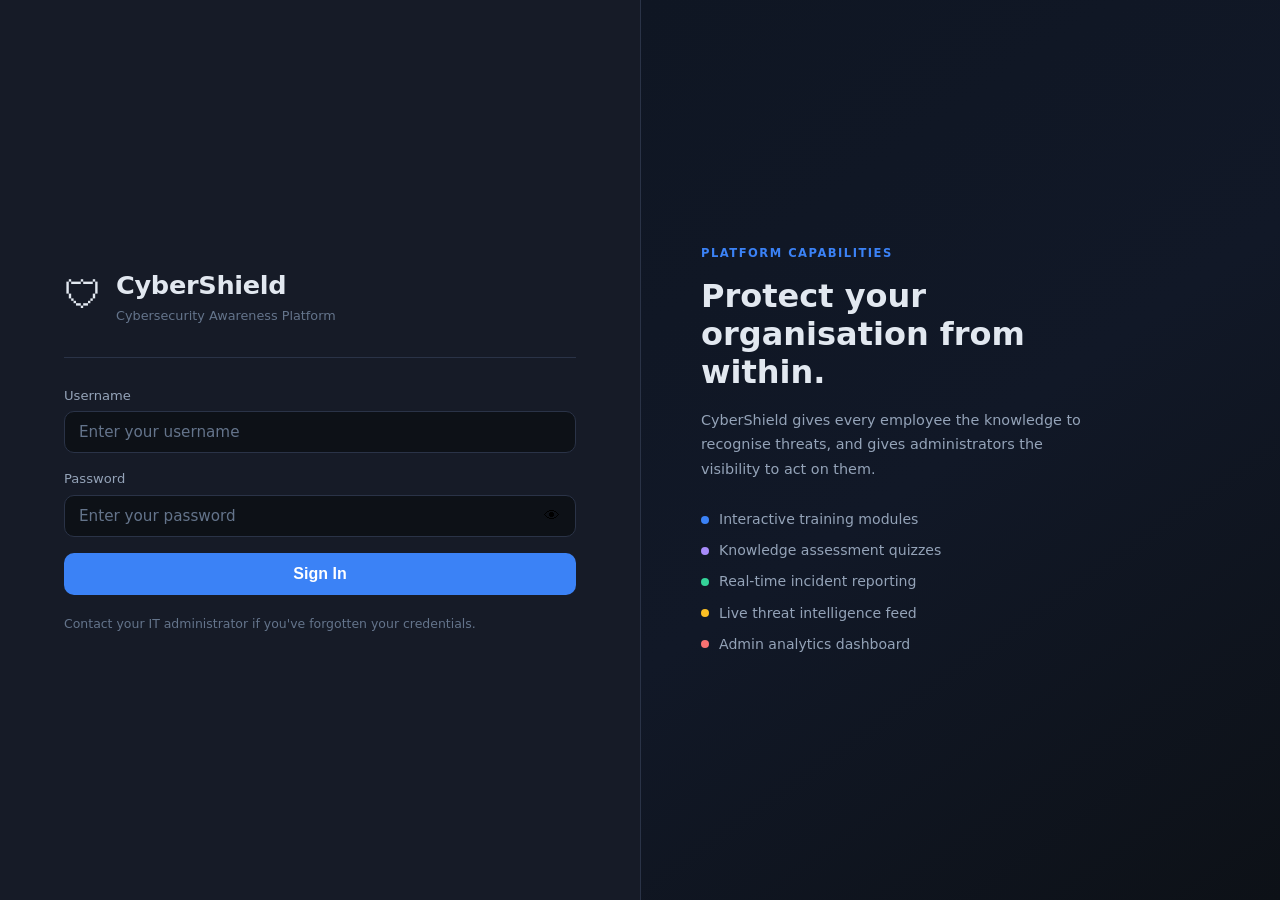
<file: templates/login.html>
<!DOCTYPE html>
<html lang="en">
<head>
<meta charset="UTF-8">
<meta name="viewport" content="width=device-width, initial-scale=1.0">
<title>CyberShield — Sign In</title>
<link rel="stylesheet" href="/static/style.css">
</head>
<body class="login-body">

<div class="login-wrap">
  <div class="login-card">

    <div class="login-brand">
      <div class="brand-icon">🛡</div>
      <div>
        <div class="brand-name">CyberShield</div>
        <div class="brand-sub">Cybersecurity Awareness Platform</div>
      </div>
    </div>

    <div class="login-divider"></div>

    <form id="loginForm" autocomplete="off">
      <div class="field-group">
        <label class="field-label" for="username">Username</label>
        <input class="field-input" type="text" id="username" name="username"
               placeholder="Enter your username" autocomplete="username" required>
      </div>
      <div class="field-group">
        <label class="field-label" for="password">Password</label>
        <div class="pwd-wrap">
          <input class="field-input" type="password" id="password" name="password"
                 placeholder="Enter your password" autocomplete="current-password" required>
          <button type="button" class="pwd-toggle" onclick="togglePwd()" aria-label="Show password">
            <span id="eyeIcon">👁</span>
          </button>
        </div>
      </div>

      <div class="login-error" id="loginErr" style="display:none"></div>

      <button class="btn-signin" type="submit" id="signinBtn">
        <span id="signinLabel">Sign In</span>
        <span id="signinSpinner" style="display:none">Signing in…</span>
      </button>
    </form>

    <div class="login-footer">
      Contact your IT administrator if you've forgotten your credentials.
    </div>
  </div>

  <div class="login-aside">
    <div class="aside-inner">
      <div class="aside-tag">Platform Capabilities</div>
      <h2 class="aside-headline">Protect your organisation from within.</h2>
      <p class="aside-body">CyberShield gives every employee the knowledge to recognise threats, and gives administrators the visibility to act on them.</p>
      <div class="feature-list">
        <div class="feature-item"><span class="fi-dot fi-blue"></span>Interactive training modules</div>
        <div class="feature-item"><span class="fi-dot fi-purple"></span>Knowledge assessment quizzes</div>
        <div class="feature-item"><span class="fi-dot fi-green"></span>Real-time incident reporting</div>
        <div class="feature-item"><span class="fi-dot fi-amber"></span>Live threat intelligence feed</div>
        <div class="feature-item"><span class="fi-dot fi-red"></span>Admin analytics dashboard</div>
      </div>
    </div>
  </div>
</div>

<script>
document.getElementById('loginForm').addEventListener('submit', async function(e) {
  e.preventDefault();
  const btn = document.getElementById('signinBtn');
  document.getElementById('signinLabel').style.display = 'none';
  document.getElementById('signinSpinner').style.display = 'inline';
  document.getElementById('loginErr').style.display = 'none';
  btn.disabled = true;

  try {
    const res = await fetch('/api/login', {
      method: 'POST',
      headers: { 'Content-Type': 'application/json' },
      body: JSON.stringify({
        username: document.getElementById('username').value.trim(),
        password: document.getElementById('password').value
      })
    });
    const data = await res.json();
    if (data.ok) {
      window.location.href = '/dashboard';
    } else {
      showErr(data.error || 'Invalid credentials.');
    }
  } catch {
    showErr('Connection error. Please try again.');
  }
});

function showErr(msg) {
  const el = document.getElementById('loginErr');
  el.textContent = msg;
  el.style.display = 'block';
  document.getElementById('signinLabel').style.display = 'inline';
  document.getElementById('signinSpinner').style.display = 'none';
  document.getElementById('signinBtn').disabled = false;
}

function togglePwd() {
  const inp = document.getElementById('password');
  const icon = document.getElementById('eyeIcon');
  if (inp.type === 'password') { inp.type = 'text'; icon.textContent = '🙈'; }
  else { inp.type = 'password'; icon.textContent = '👁'; }
}
</script>
</body>
</html>
</file>
<file: static/style.css>
/* ─── RESET & BASE ──────────────────────────────────────────────── */
*, *::before, *::after { box-sizing: border-box; margin: 0; padding: 0; }

:root {
  --bg:       #0d1117;
  --surface:  #161b27;
  --card:     #1c2333;
  --border:   #2a3347;
  --border2:  #1e2a40;
  --txt:      #e2e8f0;
  --txt2:     #94a3b8;
  --txt3:     #64748b;
  --blue:     #3b82f6;
  --blue2:    #2563eb;
  --blue-dim: #3b82f615;
  --green:    #34d399;
  --red:      #f87171;
  --amber:    #fbbf24;
  --purple:   #a78bfa;
  --radius:   10px;
  --radius2:  14px;
}

body {
  font-family: 'Segoe UI', system-ui, -apple-system, sans-serif;
  background: var(--bg);
  color: var(--txt);
  min-height: 100vh;
  line-height: 1.5;
}

/* ─── LOGIN ─────────────────────────────────────────────────────── */
.login-body { display: flex; align-items: stretch; min-height: 100vh; }

.login-wrap {
  display: grid;
  grid-template-columns: 1fr 1fr;
  width: 100%;
}

.login-card {
  display: flex;
  flex-direction: column;
  justify-content: center;
  padding: 60px 64px;
  background: var(--surface);
}

.login-brand {
  display: flex;
  align-items: center;
  gap: 14px;
  margin-bottom: 32px;
}

.brand-icon { font-size: 2.4rem; line-height: 1; }
.brand-name { font-size: 1.6rem; font-weight: 700; color: var(--txt); letter-spacing: -.3px; }
.brand-sub  { font-size: .8rem; color: var(--txt3); margin-top: 1px; }

.login-divider {
  width: 100%;
  height: 1px;
  background: var(--border);
  margin-bottom: 28px;
}

.field-group { margin-bottom: 16px; }
.field-label { display: block; font-size: .82rem; color: var(--txt2); margin-bottom: 6px; font-weight: 500; }

.field-input {
  width: 100%;
  padding: 11px 14px;
  background: var(--bg);
  border: 1px solid var(--border);
  border-radius: var(--radius);
  color: var(--txt);
  font-size: .95rem;
  outline: none;
  font-family: inherit;
  transition: border-color .15s;
}
.field-input:focus { border-color: var(--blue); }
.field-input::placeholder { color: var(--txt3); }
textarea.field-input { line-height: 1.5; }
select.field-input { cursor: pointer; }

.pwd-wrap { position: relative; }
.pwd-wrap .field-input { padding-right: 44px; }
.pwd-toggle {
  position: absolute; right: 12px; top: 50%; transform: translateY(-50%);
  background: none; border: none; cursor: pointer; font-size: 1rem; padding: 4px;
}

.login-error {
  background: #f8717115;
  border: 1px solid #f8717144;
  border-radius: 8px;
  padding: 10px 14px;
  font-size: .85rem;
  color: var(--red);
  margin-bottom: 14px;
}

.btn-signin {
  width: 100%;
  padding: 12px;
  background: var(--blue);
  border: none;
  border-radius: var(--radius);
  color: #fff;
  font-size: 1rem;
  font-weight: 600;
  cursor: pointer;
  transition: background .15s;
}
.btn-signin:hover  { background: var(--blue2); }
.btn-signin:disabled { opacity: .6; cursor: not-allowed; }

.login-footer { font-size: .78rem; color: var(--txt3); margin-top: 20px; }

/* Aside panel */
.login-aside {
  background: linear-gradient(145deg, #0f1623 0%, #111827 50%, #0d1117 100%);
  border-left: 1px solid var(--border);
  display: flex;
  align-items: center;
  padding: 60px;
}
.aside-inner { max-width: 400px; }
.aside-tag { font-size: .72rem; font-weight: 700; letter-spacing: 1.5px; text-transform: uppercase; color: var(--blue); margin-bottom: 14px; }
.aside-headline { font-size: 2rem; font-weight: 700; line-height: 1.2; margin-bottom: 16px; color: var(--txt); }
.aside-body { font-size: .9rem; color: var(--txt2); line-height: 1.7; margin-bottom: 28px; }
.feature-list { display: flex; flex-direction: column; gap: 10px; }
.feature-item { display: flex; align-items: center; gap: 10px; font-size: .88rem; color: var(--txt2); }
.fi-dot { width: 8px; height: 8px; border-radius: 50%; flex-shrink: 0; }
.fi-blue   { background: #3b82f6; }
.fi-purple { background: #a78bfa; }
.fi-green  { background: #34d399; }
.fi-amber  { background: #fbbf24; }
.fi-red    { background: #f87171; }

/* ─── TOP BAR ───────────────────────────────────────────────────── */
.topbar {
  height: 56px;
  background: var(--surface);
  border-bottom: 1px solid var(--border);
  display: flex;
  align-items: center;
  justify-content: space-between;
  padding: 0 20px;
  position: sticky; top: 0; z-index: 100;
}

.topbar-brand { display: flex; align-items: center; gap: 8px; }
.tb-icon { font-size: 1.3rem; }
.tb-name { font-size: 1.05rem; font-weight: 700; color: var(--txt); }

.topbar-right { display: flex; align-items: center; gap: 12px; }
.tb-user { display: flex; align-items: center; gap: 10px; }
.tb-avatar {
  width: 32px; height: 32px; border-radius: 50%;
  background: linear-gradient(135deg, #3b82f6, #7c3aed);
  display: flex; align-items: center; justify-content: center;
  font-weight: 700; font-size: .9rem; color: #fff; flex-shrink: 0;
}
.tb-uname { font-size: .88rem; color: var(--txt); font-weight: 600; }
.tb-role  { font-size: .72rem; color: var(--txt3); }
.role-admin { color: #a78bfa; }
.role-emp   { color: var(--green); }

.btn-signout {
  padding: 6px 14px; border: 1px solid var(--border); border-radius: 6px;
  background: none; color: var(--txt2); font-size: .82rem; cursor: pointer;
}
.btn-signout:hover { border-color: var(--blue); color: var(--blue); }

/* ─── LAYOUT ────────────────────────────────────────────────────── */
.app-layout { display: flex; min-height: calc(100vh - 56px); }

.sidebar {
  width: 200px;
  background: var(--surface);
  border-right: 1px solid var(--border);
  padding: 14px 0;
  flex-shrink: 0;
}

.nav-item {
  display: flex; align-items: center; gap: 10px;
  padding: 10px 18px;
  cursor: pointer;
  font-size: .88rem;
  color: var(--txt2);
  border-left: 3px solid transparent;
  transition: .12s;
}
.nav-item:hover { background: var(--card); color: var(--txt); }
.nav-item.active { background: var(--card); color: var(--blue); border-left-color: var(--blue); }
.nav-icon { font-size: .95rem; }

.main-area { flex: 1; padding: 28px; overflow-y: auto; }
.page-head { margin-bottom: 22px; }
.page-head h2 { font-size: 1.2rem; font-weight: 700; }
.page-loading { color: var(--txt3); padding: 40px; text-align: center; }

/* ─── BUTTONS ───────────────────────────────────────────────────── */
.btn-primary {
  padding: 10px 22px; background: var(--blue); border: none;
  border-radius: var(--radius); color: #fff; font-size: .9rem;
  font-weight: 600; cursor: pointer; transition: background .15s;
}
.btn-primary:hover { background: var(--blue2); }
.btn-full { width: 100%; padding: 13px; font-size: .95rem; }

.btn-secondary {
  padding: 8px 18px; border: 1px solid var(--border); border-radius: var(--radius);
  background: none; color: var(--txt2); font-size: .85rem; cursor: pointer;
}
.btn-secondary:hover { border-color: var(--blue); color: var(--blue); }

.btn-start {
  padding: 7px 16px; background: var(--blue-dim); border: 1px solid #3b82f630;
  border-radius: 7px; color: var(--blue); font-size: .83rem; font-weight: 600;
  cursor: pointer; white-space: nowrap; transition: .12s;
}
.btn-start:hover { background: var(--blue); color: #fff; }

.btn-refresh {
  padding: 4px 10px; border: 1px solid var(--border); border-radius: 6px;
  background: none; color: var(--txt3); font-size: .75rem; cursor: pointer;
}
.btn-refresh:hover { border-color: var(--blue); color: var(--blue); }

/* ─── CHIPS / TAGS ──────────────────────────────────────────────── */
.chip {
  display: inline-block; padding: 3px 10px; border-radius: 20px;
  font-size: .75rem; font-weight: 600;
}
.chip-green  { background: #34d39922; color: var(--green); border: 1px solid #34d39944; }
.chip-red    { background: #f8717122; color: var(--red);   border: 1px solid #f8717144; }
.chip-yellow { background: #fbbf2422; color: var(--amber); border: 1px solid #fbbf2444; }
.chip-blue   { background: #3b82f622; color: var(--blue);  border: 1px solid #3b82f644; }

/* ─── PROGRESS ──────────────────────────────────────────────────── */
.prog-track { background: var(--bg); border-radius: 6px; height: 7px; overflow: hidden; }
.prog-fill  { height: 100%; border-radius: 6px; background: linear-gradient(90deg, var(--blue), #8b5cf6); transition: width .5s; }

/* ─── LEARN ─────────────────────────────────────────────────────── */
.progress-card {
  background: var(--card); border: 1px solid var(--border);
  border-radius: var(--radius2); padding: 18px 20px; margin-bottom: 20px;
}
.pc-top { display: flex; justify-content: space-between; margin-bottom: 8px; }
.pc-label { font-size: .82rem; color: var(--txt2); font-weight: 500; }
.pc-frac  { font-size: .82rem; color: var(--blue); font-weight: 600; }
.pc-pct   { font-size: .78rem; color: var(--txt3); margin-top: 4px; }

.module-grid { display: flex; flex-direction: column; gap: 10px; }
.module-card {
  background: var(--card); border: 1px solid var(--border);
  border-radius: var(--radius2); padding: 18px 20px;
  display: flex; align-items: center; gap: 16px; transition: border-color .12s;
}
.module-card:hover { border-color: #3b82f640; }
.module-card.mc-done { opacity: .7; }
.mc-icon  { font-size: 1.6rem; flex-shrink: 0; }
.mc-body  { flex: 1; }
.mc-title { font-size: .95rem; font-weight: 600; margin-bottom: 3px; }
.mc-desc  { font-size: .82rem; color: var(--txt2); }
.mc-action { flex-shrink: 0; }

/* ─── QUIZ ──────────────────────────────────────────────────────── */
.quiz-card {
  background: var(--card); border: 1px solid var(--border);
  border-radius: var(--radius2); padding: 28px; max-width: 700px;
}
.quiz-intro { font-size: .85rem; color: var(--txt2); margin-bottom: 24px; }
.quiz-qblock { margin-bottom: 24px; }
.quiz-qnum  { font-size: .7rem; font-weight: 700; color: var(--blue); text-transform: uppercase; letter-spacing: 1px; margin-bottom: 4px; }
.quiz-qtext { font-size: .95rem; margin-bottom: 12px; font-weight: 500; }
.quiz-opts  { display: flex; flex-direction: column; gap: 8px; }
.quiz-opt {
  display: flex; align-items: center; gap: 10px;
  padding: 10px 14px; border: 1px solid var(--border);
  border-radius: 8px; cursor: pointer; font-size: .88rem; transition: .12s;
}
.quiz-opt:hover { border-color: var(--blue); background: var(--blue-dim); }
.quiz-opt input { accent-color: var(--blue); }

.quiz-result-card {
  background: var(--card); border: 1px solid var(--border);
  border-radius: var(--radius2); padding: 32px 28px;
  max-width: 500px; text-align: center; margin-bottom: 24px;
}
.qr-score { font-size: 3.5rem; font-weight: 700; }
.qr-label { color: var(--txt2); margin-top: 4px; font-size: .9rem; }
.qr-badge {
  display: inline-block; padding: 8px 20px; border-radius: 20px;
  font-size: .88rem; font-weight: 600; margin-top: 14px;
}
.badge-pass { background: #34d39920; color: var(--green); border: 1px solid #34d39940; }
.badge-fail { background: #f8717120; color: var(--red); border: 1px solid #f8717140; }

.quiz-review { max-width: 700px; }
.section-label { font-size: .72rem; text-transform: uppercase; letter-spacing: 1.2px; color: var(--txt3); font-weight: 700; margin-bottom: 14px; }
.rev-item { margin-bottom: 14px; }
.rev-q { font-size: .85rem; color: var(--txt2); margin-bottom: 5px; }
.rev-ans { padding: 7px 12px; border-radius: 7px; font-size: .88rem; }
.rev-ok   { background: #34d39918; color: var(--green); }
.rev-wrong { background: #f8717118; color: var(--red); }

/* ─── PASSWORD ──────────────────────────────────────────────────── */
.pwd-card {
  background: var(--card); border: 1px solid var(--border);
  border-radius: var(--radius2); padding: 24px; max-width: 480px;
}
.pwd-note { font-size: .83rem; color: var(--txt2); margin-bottom: 16px; }
.pwd-strength { font-size: .92rem; font-weight: 600; margin: 8px 0 14px; color: var(--txt3); }
.pwd-criteria { list-style: none; display: flex; flex-direction: column; gap: 6px; }
.pwd-criteria li { font-size: .84rem; color: var(--txt3); }
.pwd-criteria li.c-ok { color: var(--green); }

/* ─── INCIDENT REPORT ───────────────────────────────────────────── */
.report-layout {
  display: grid;
  grid-template-columns: 1fr 340px;
  gap: 24px;
  align-items: start;
}
@media (max-width: 900px) { .report-layout { grid-template-columns: 1fr; } }

.report-form-card {
  background: var(--card); border: 1px solid var(--border);
  border-radius: var(--radius2); padding: 26px;
}

.step-section { margin-bottom: 22px; }
.step-hd { display: flex; align-items: center; gap: 10px; margin-bottom: 12px; border-bottom: 1px solid var(--border2); padding-bottom: 8px; }
.step-badge {
  background: var(--blue-dim); border: 1px solid #3b82f630; color: var(--blue);
  font-size: .68rem; font-weight: 800; padding: 3px 8px; border-radius: 4px;
  letter-spacing: 1px;
}
.step-title { font-size: .85rem; color: var(--txt2); font-weight: 600; }

.type-grid { display: grid; grid-template-columns: 1fr 1fr; gap: 8px; }
.type-card {
  display: flex; align-items: center; gap: 8px;
  border: 1px solid var(--border); border-radius: 8px;
  padding: 9px 12px; cursor: pointer; font-size: .83rem; color: var(--txt2);
  transition: .12s;
}
.type-card:hover { border-color: var(--blue); background: var(--blue-dim); color: var(--txt); }
.type-card.tc-sel { border-color: var(--blue); background: var(--blue-dim); color: var(--txt); }
.type-card input { accent-color: var(--blue); }

.sev-row { display: flex; gap: 8px; margin-bottom: 4px; }
.sev-btn {
  flex: 1; border: 2px solid var(--border); border-radius: 8px;
  padding: 10px 4px; text-align: center; cursor: pointer;
  font-size: .8rem; font-weight: 700; transition: .12s;
}
.s-low  { color: var(--green); } .s-low.sv-sel  { border-color: var(--green); background: #34d39912; }
.s-med  { color: var(--amber); } .s-med.sv-sel  { border-color: var(--amber); background: #fbbf2412; }
.s-high { color: #fb923c; }      .s-high.sv-sel { border-color: #fb923c; background: #fb923c12; }
.s-crit { color: var(--red); }   .s-crit.sv-sel { border-color: var(--red); background: #f8717112; }

.two-col { display: grid; grid-template-columns: 1fr 1fr; gap: 12px; margin-bottom: 12px; }

.chk-row {
  display: flex; align-items: flex-start; gap: 10px;
  padding: 8px 0; border-bottom: 1px solid #2a334720;
  font-size: .84rem; color: var(--txt2); cursor: pointer;
}
.chk-row:last-child { border-bottom: none; }
.chk-row input { accent-color: var(--blue); margin-top: 2px; flex-shrink: 0; }

.char-note { font-size: .73rem; color: var(--txt3); text-align: right; margin-top: 3px; }

.inc-ok {
  margin-top: 14px; padding: 12px 16px;
  background: #34d39910; border: 1px solid #34d39950;
  border-radius: 8px; font-size: .88rem; color: var(--green);
}

/* ─── THREAT PANEL ──────────────────────────────────────────────── */
.threat-panel { position: sticky; top: 76px; }
.tp-head { display: flex; align-items: center; justify-content: space-between; margin-bottom: 10px; }
.tp-title { display: flex; align-items: center; gap: 8px; font-size: .9rem; font-weight: 700; }
.tp-note { font-size: .75rem; color: var(--txt3); margin-bottom: 12px; }

.live-dot { width: 8px; height: 8px; border-radius: 50%; background: var(--green); animation: blink 2s infinite; }
@keyframes blink { 0%,100%{opacity:1} 50%{opacity:.25} }

.tc-card {
  background: var(--card); border: 1px solid var(--border); border-left: 3px solid var(--border);
  border-radius: var(--radius); padding: 12px 13px; margin-bottom: 8px;
}
.tc-top { display: flex; align-items: center; justify-content: space-between; margin-bottom: 6px; }
.tc-tag { display: inline-block; padding: 2px 8px; border-radius: 20px; font-size: .67rem; font-weight: 800; }
.sev-crit { background: #f8717122; color: var(--red);   border: none !important; }
.sev-high { background: #fb923c22; color: #fb923c; }
.sev-med  { background: #fbbf2422; color: var(--amber); }
.sev-info { background: #3b82f622; color: var(--blue);  }
.tc-src   { font-size: .68rem; color: var(--txt3); font-weight: 700; }
.tc-title { font-size: .83rem; color: var(--txt); line-height: 1.4; display: block; margin-bottom: 5px; text-decoration: none; }
.tc-title:hover { color: var(--blue); }
.tc-meta  { font-size: .72rem; color: var(--txt3); }

.feed-load { color: var(--txt3); padding: 20px; text-align: center; font-size: .85rem; }

/* ─── ADMIN ─────────────────────────────────────────────────────── */
.stat-grid {
  display: grid; grid-template-columns: repeat(auto-fill, minmax(180px, 1fr)); gap: 14px;
  margin-bottom: 24px;
}
.stat-card {
  background: var(--card); border: 1px solid var(--border);
  border-radius: var(--radius2); padding: 20px;
}
.sc-val { font-size: 2rem; font-weight: 700; color: var(--blue); }
.sc-lbl { font-size: .78rem; color: var(--txt2); margin-top: 4px; }

.data-table { width: 100%; border-collapse: collapse; font-size: .86rem; }
.data-table thead tr { background: #11162299; }
.data-table th { padding: 10px 14px; text-align: left; color: var(--txt3); font-weight: 600; font-size: .75rem; text-transform: uppercase; letter-spacing: .5px; }
.data-table td { padding: 10px 14px; border-bottom: 1px solid var(--border2); }
.data-table tr:hover td { background: var(--surface); }

.emp-card {
  background: var(--card); border: 1px solid var(--border);
  border-radius: var(--radius2); padding: 20px; margin-bottom: 12px;
}
.ec-head { display: flex; align-items: center; gap: 12px; margin-bottom: 14px; }
.ec-avatar {
  width: 38px; height: 38px; border-radius: 50%;
  background: linear-gradient(135deg, var(--blue), #7c3aed);
  display: flex; align-items: center; justify-content: center;
  font-weight: 700; font-size: 1rem; color: #fff; flex-shrink: 0;
}
.ec-name { font-size: .95rem; font-weight: 600; }
.ec-user { font-size: .78rem; color: var(--txt3); }
.ec-prog-lbl { font-size: .78rem; color: var(--txt2); margin-bottom: 6px; }

.ans-block {
  background: var(--card); border: 1px solid var(--border);
  border-radius: var(--radius2); padding: 18px; margin-bottom: 14px;
}
.ab-head { display: flex; align-items: center; gap: 12px; font-size: .9rem; font-weight: 700; color: var(--blue); margin-bottom: 12px; }
.ab-date { font-size: .74rem; color: var(--txt3); margin-left: auto; font-weight: 400; }
.ans-row { display: flex; justify-content: space-between; align-items: center; padding: 6px 0; border-bottom: 1px solid #2a334728; font-size: .83rem; }
.ans-row:last-child { border-bottom: none; }
.ar-q { color: var(--txt2); }
.ar-a { font-size: .8rem; }
.ar-ok   { color: var(--green); }
.ar-wrong { color: var(--red); }

/* Admin Feed */
.feed-item { display: flex; gap: 14px; padding: 14px 0; border-bottom: 1px solid var(--border2); }
.feed-item:last-child { border-bottom: none; }
.fi-n { color: var(--txt3); font-size: .75rem; min-width: 22px; padding-top: 2px; }
.fi-src { display: inline-block; font-size: .69rem; font-weight: 700; background: #3b82f622; color: var(--blue); padding: 2px 7px; border-radius: 4px; margin-bottom: 5px; }
.fi-title { font-size: .87rem; color: var(--txt); text-decoration: none; display: block; margin-bottom: 4px; line-height: 1.4; }
.fi-title:hover { color: var(--blue); }
.fi-meta { font-size: .74rem; color: var(--txt3); }

.empty-state { color: var(--txt3); padding: 32px; text-align: center; font-size: .9rem; }

/* ─── MODAL ─────────────────────────────────────────────────────── */
.modal-overlay {
  display: none; position: fixed; inset: 0;
  background: #00000099; z-index: 200;
  align-items: center; justify-content: center;
}
.modal-overlay.open { display: flex; }

.modal {
  background: var(--card); border: 1px solid var(--border);
  border-radius: var(--radius2); padding: 0;
  max-width: 580px; width: 90%; max-height: 80vh;
  overflow-y: auto; box-shadow: 0 20px 60px #000a;
}
.modal-head {
  display: flex; justify-content: space-between; align-items: center;
  padding: 20px 24px; border-bottom: 1px solid var(--border);
}
.modal-head h3 { font-size: 1rem; font-weight: 700; }
.modal-x { background: none; border: none; color: var(--txt2); font-size: 1.1rem; cursor: pointer; padding: 2px 6px; }
.modal-x:hover { color: var(--txt); }
.modal-body { padding: 20px 24px; font-size: .88rem; color: var(--txt2); line-height: 1.7; }
.modal-body p { margin-bottom: 10px; }
.modal-body b { color: var(--txt); }
.modal-foot { padding: 16px 24px; border-top: 1px solid var(--border); }

/* ─── RESPONSIVE ────────────────────────────────────────────────── */
@media (max-width: 768px) {
  .login-wrap { grid-template-columns: 1fr; }
  .login-aside { display: none; }
  .login-card { padding: 40px 28px; }
  .sidebar { width: 56px; }
  .nav-label { display: none; }
  .nav-item { justify-content: center; padding: 12px; }
  .main-area { padding: 16px; }
}
</file>
